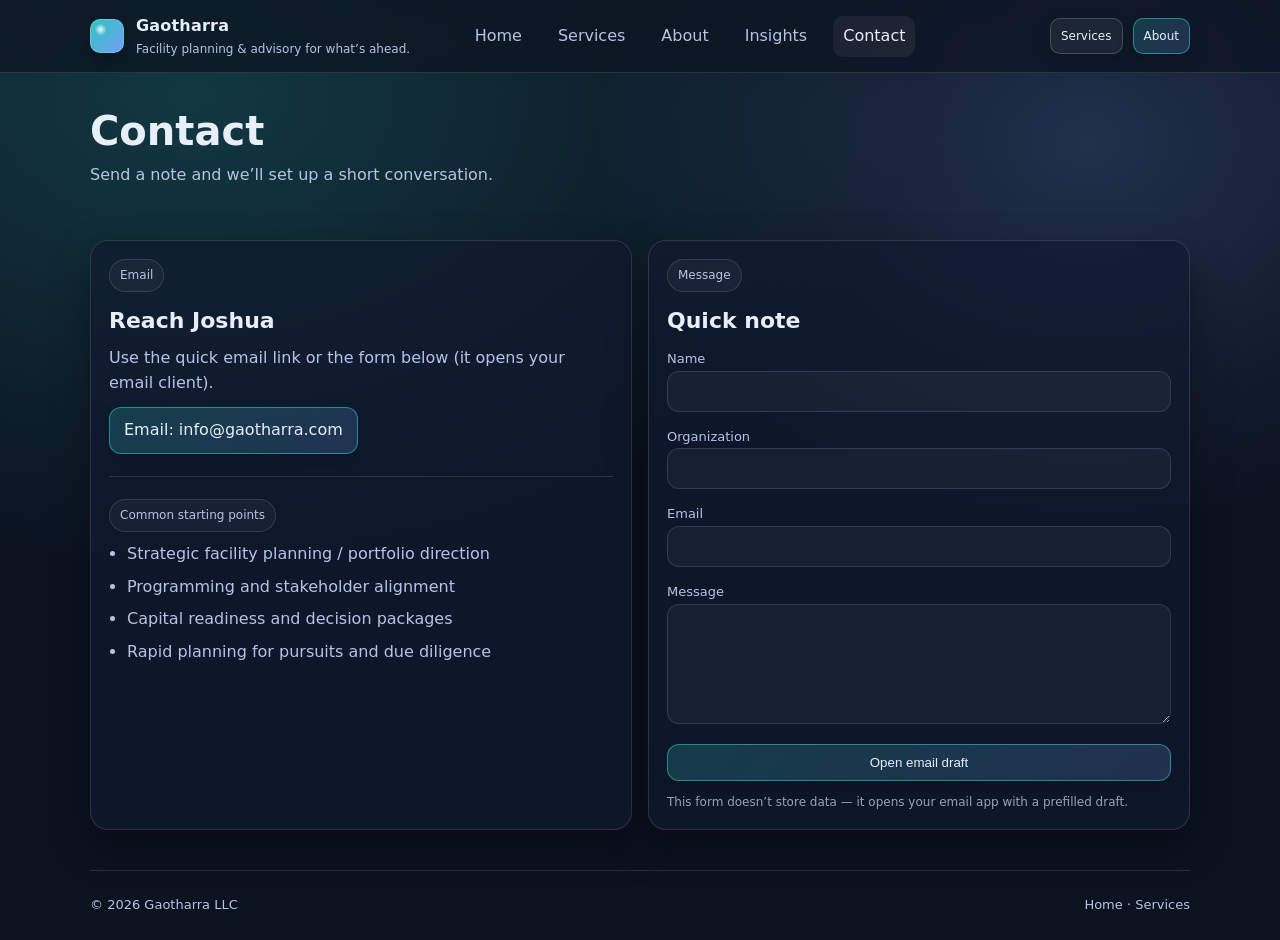
<file: index.html>
<!doctype html>
<html lang="en">
<head>
  <meta charset="utf-8" />
  <meta name="viewport" content="width=device-width,initial-scale=1" />
  <title>Contact | Gaotharra</title>
  <meta name="description" content="Contact Gaotharra to discuss strategic facility development, planning, and advisory work." />
  <link rel="stylesheet" href="assets/styles.css" />
</head>
<body>
  <header>
    <div class="container nav">
      <a class="brand" href="index.html">
        <div class="logo" aria-hidden="true"></div>
        <div>
          <div class="name">Gaotharra</div>
          <div class="tag">Facility planning & advisory for what’s ahead.</div>
        </div>
      </a>
      <nav aria-label="Primary">
        <ul>
          <li><a href="index.html">Home</a></li>
          <li><a href="services.html">Services</a></li>
          <li><a href="about.html">About</a></li>
          <li><a href="insights.html">Insights</a></li>
          <li><a class="active" href="contact.html">Contact</a></li>
        </ul>
      </nav>
      <div class="cta">
        <a class="button small" href="services.html">Services</a>
        <a class="button primary small" href="about.html">About</a>
      </div>
    </div>
  </header>

  <main class="container">
    <section class="page-title">
      <h1>Contact</h1>
      <p>Send a note and we’ll set up a short conversation.</p>
    </section>

    <section class="section split">
      <div class="card pad">
        <div class="pill">Email</div>
        <h2 style="margin:12px 0 8px;">Reach Joshua</h2>
        <p style="margin:0 0 12px; color:var(--muted);">
          Use the quick email link or the form below (it opens your email client).
        </p>

        <!-- Update this to your preferred address -->
        <p style="margin:0 0 12px;">
          <a class="button primary" href="mailto:info@gaotharra.com?subject=Gaotharra%20Inquiry">Email: info@gaotharra.com</a>
        </p>

        <hr class="sep" />

        <div class="pill">Common starting points</div>
        <ul class="list">
          <li>Strategic facility planning / portfolio direction</li>
          <li>Programming and stakeholder alignment</li>
          <li>Capital readiness and decision packages</li>
          <li>Rapid planning for pursuits and due diligence</li>
        </ul>
      </div>

      <div class="card pad">
        <div class="pill">Message</div>
        <h2 style="margin:12px 0 8px;">Quick note</h2>

        <form class="form" id="contactForm">
          <div>
            <label for="name">Name</label>
            <input class="input" id="name" name="name" autocomplete="name" required />
          </div>
          <div>
            <label for="org">Organization</label>
            <input class="input" id="org" name="org" autocomplete="organization" />
          </div>
          <div>
            <label for="email">Email</label>
            <input class="input" id="email" name="email" type="email" autocomplete="email" required />
          </div>
          <div>
            <label for="msg">Message</label>
            <textarea class="input" id="msg" name="msg" required></textarea>
          </div>

          <button class="button primary" type="submit">Open email draft</button>
          <div class="note">This form doesn’t store data — it opens your email app with a prefilled draft.</div>
        </form>
      </div>
    </section>

    <footer class="footer">
      <div class="row">
        <div>© <span id="year"></span> Gaotharra LLC</div>
        <div><a href="index.html">Home</a> · <a href="services.html">Services</a></div>
      </div>
    </footer>
  </main>

  <script>
    document.getElementById("year").textContent = new Date().getFullYear();

    // Update destination email here if needed:
    const DEST_EMAIL = "info@gaotharra.com";

    document.getElementById("contactForm").addEventListener("submit", (e) => {
      e.preventDefault();
      const name = document.getElementById("name").value.trim();
      const org = document.getElementById("org").value.trim();
      const email = document.getElementById("email").value.trim();
      const msg = document.getElementById("msg").value.trim();

      const subject = encodeURIComponent("Gaotharra Inquiry");
      const body = encodeURIComponent(
`Name: ${name}
Organization: ${org || "-"}
Email: ${email}

Message:
${msg}
`
      );

      window.location.href = `mailto:${DEST_EMAIL}?subject=${subject}&body=${body}`;
    });
  </script>
</body>
</html>
</file>
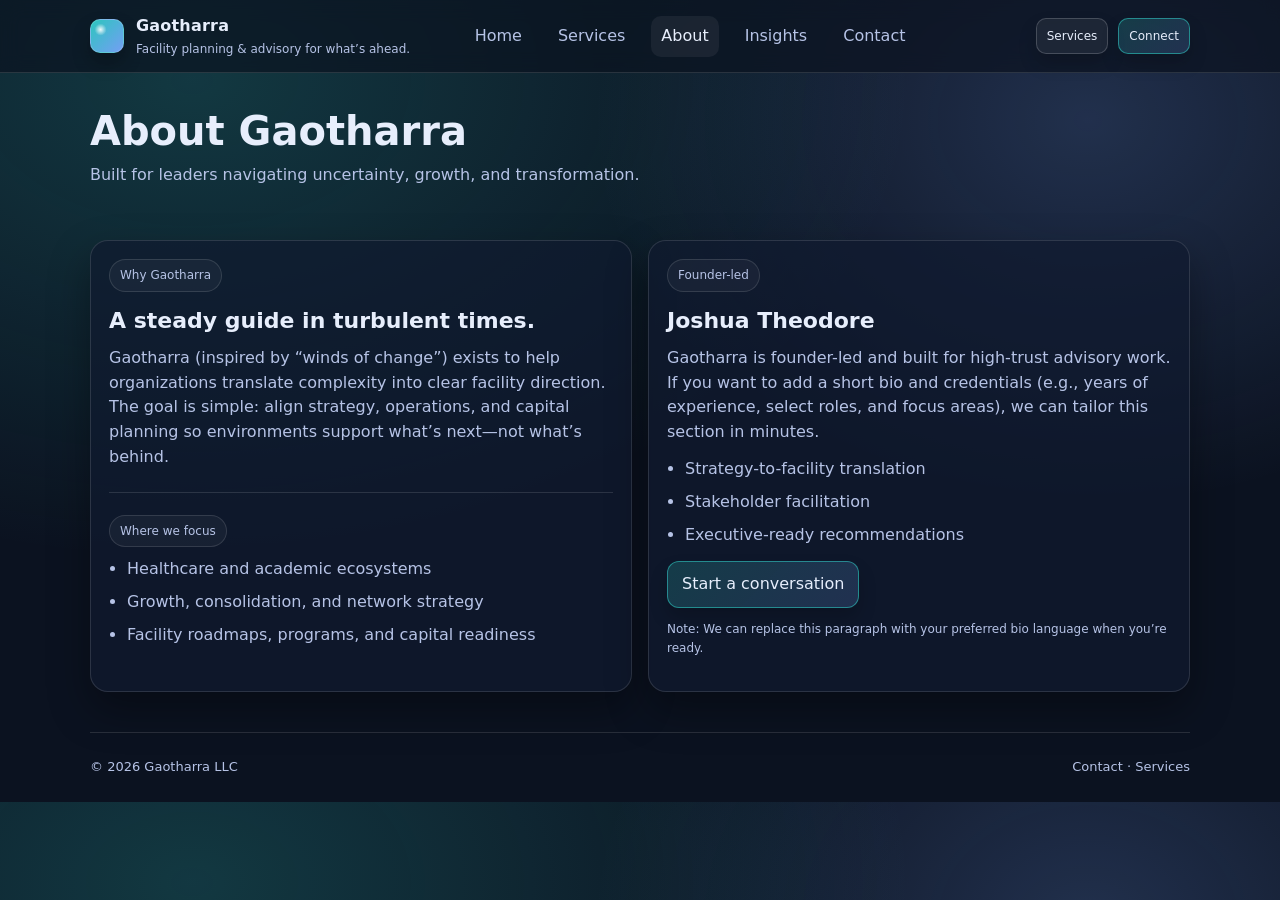
<file: about.html>
<!doctype html>
<html lang="en">
<head>
  <meta charset="utf-8" />
  <meta name="viewport" content="width=device-width,initial-scale=1" />
  <title>About | Gaotharra</title>
  <meta name="description" content="About Gaotharra: a strategic facility planning and advisory firm built to help organizations move with change." />
  <link rel="stylesheet" href="assets/styles.css" />
</head>
<body>
  <header>
    <div class="container nav">
      <a class="brand" href="index.html">
        <div class="logo" aria-hidden="true"></div>
        <div>
          <div class="name">Gaotharra</div>
          <div class="tag">Facility planning & advisory for what’s ahead.</div>
        </div>
      </a>
      <nav aria-label="Primary">
        <ul>
          <li><a href="index.html">Home</a></li>
          <li><a href="services.html">Services</a></li>
          <li><a class="active" href="about.html">About</a></li>
          <li><a href="insights.html">Insights</a></li>
          <li><a href="contact.html">Contact</a></li>
        </ul>
      </nav>
      <div class="cta">
        <a class="button small" href="services.html">Services</a>
        <a class="button primary small" href="contact.html">Connect</a>
      </div>
    </div>
  </header>

  <main class="container">
    <section class="page-title">
      <h1>About Gaotharra</h1>
      <p>Built for leaders navigating uncertainty, growth, and transformation.</p>
    </section>

    <section class="section">
      <div class="split">
        <div class="card pad">
          <div class="pill">Why Gaotharra</div>
          <h2 style="margin:12px 0 8px;">A steady guide in turbulent times.</h2>
          <p style="margin:0; color:var(--muted);">
            Gaotharra (inspired by “winds of change”) exists to help organizations translate complexity into
            clear facility direction. The goal is simple: align strategy, operations, and capital planning so environments
            support what’s next—not what’s behind.
          </p>
          <hr class="sep" />
          <div class="pill">Where we focus</div>
          <ul class="list">
            <li>Healthcare and academic ecosystems</li>
            <li>Growth, consolidation, and network strategy</li>
            <li>Facility roadmaps, programs, and capital readiness</li>
          </ul>
        </div>

        <div class="card pad">
          <div class="pill">Founder-led</div>
          <h2 style="margin:12px 0 8px;">Joshua Theodore</h2>
          <p style="margin:0 0 12px; color:var(--muted);">
            Gaotharra is founder-led and built for high-trust advisory work. If you want to add a short bio and credentials
            (e.g., years of experience, select roles, and focus areas), we can tailor this section in minutes.
          </p>
          <ul class="list">
            <li>Strategy-to-facility translation</li>
            <li>Stakeholder facilitation</li>
            <li>Executive-ready recommendations</li>
          </ul>
          <div style="margin-top:14px;">
            <a class="button primary" href="contact.html">Start a conversation</a>
          </div>
          <p class="note" style="margin-top:12px;">
            Note: We can replace this paragraph with your preferred bio language when you’re ready.
          </p>
        </div>
      </div>
    </section>

    <footer class="footer">
      <div class="row">
        <div>© <span id="year"></span> Gaotharra LLC</div>
        <div><a href="contact.html">Contact</a> · <a href="services.html">Services</a></div>
      </div>
    </footer>
  </main>

  <script>document.getElementById("year").textContent = new Date().getFullYear();</script>
</body>
</html>
</file>
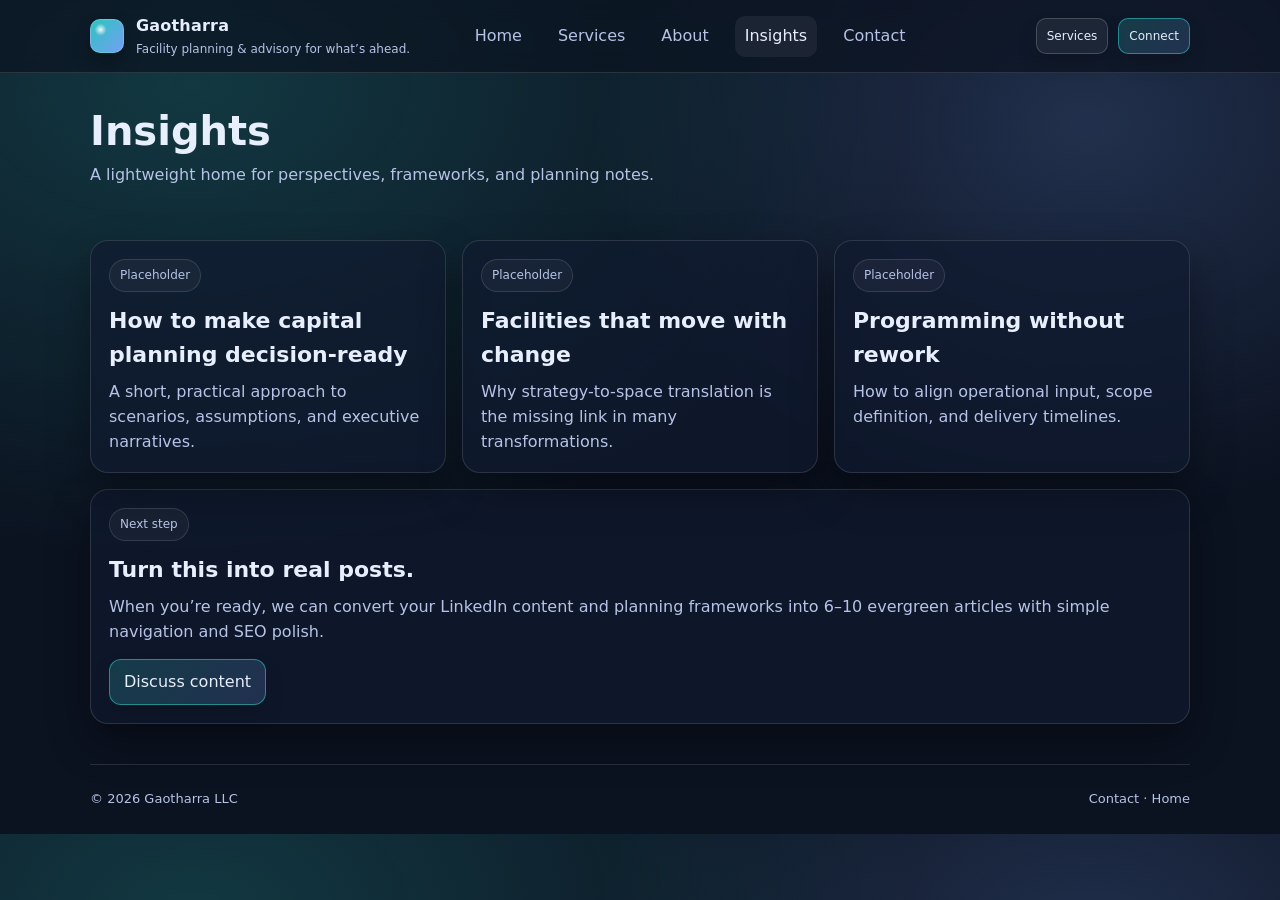
<file: insights.html>
<!doctype html>
<html lang="en">
<head>
  <meta charset="utf-8" />
  <meta name="viewport" content="width=device-width,initial-scale=1" />
  <title>Insights | Gaotharra</title>
  <meta name="description" content="Insights from Gaotharra on healthcare planning, capital strategy, and facility development." />
  <link rel="stylesheet" href="assets/styles.css" />
</head>
<body>
  <header>
    <div class="container nav">
      <a class="brand" href="index.html">
        <div class="logo" aria-hidden="true"></div>
        <div>
          <div class="name">Gaotharra</div>
          <div class="tag">Facility planning & advisory for what’s ahead.</div>
        </div>
      </a>
      <nav aria-label="Primary">
        <ul>
          <li><a href="index.html">Home</a></li>
          <li><a href="services.html">Services</a></li>
          <li><a href="about.html">About</a></li>
          <li><a class="active" href="insights.html">Insights</a></li>
          <li><a href="contact.html">Contact</a></li>
        </ul>
      </nav>
      <div class="cta">
        <a class="button small" href="services.html">Services</a>
        <a class="button primary small" href="contact.html">Connect</a>
      </div>
    </div>
  </header>

  <main class="container">
    <section class="page-title">
      <h1>Insights</h1>
      <p>A lightweight home for perspectives, frameworks, and planning notes.</p>
    </section>

    <section class="section">
      <div class="grid3">
        <article class="card pad">
          <div class="pill">Placeholder</div>
          <h2 style="margin:12px 0 8px;">How to make capital planning decision-ready</h2>
          <p style="margin:0; color:var(--muted);">
            A short, practical approach to scenarios, assumptions, and executive narratives.
          </p>
        </article>

        <article class="card pad">
          <div class="pill">Placeholder</div>
          <h2 style="margin:12px 0 8px;">Facilities that move with change</h2>
          <p style="margin:0; color:var(--muted);">
            Why strategy-to-space translation is the missing link in many transformations.
          </p>
        </article>

        <article class="card pad">
          <div class="pill">Placeholder</div>
          <h2 style="margin:12px 0 8px;">Programming without rework</h2>
          <p style="margin:0; color:var(--muted);">
            How to align operational input, scope definition, and delivery timelines.
          </p>
        </article>
      </div>

      <div class="card pad" style="margin-top:16px;">
        <div class="pill">Next step</div>
        <h2 style="margin:12px 0 8px;">Turn this into real posts.</h2>
        <p style="margin:0; color:var(--muted);">
          When you’re ready, we can convert your LinkedIn content and planning frameworks into 6–10
          evergreen articles with simple navigation and SEO polish.
        </p>
        <div style="margin-top:14px;">
          <a class="button primary" href="contact.html">Discuss content</a>
        </div>
      </div>
    </section>

    <footer class="footer">
      <div class="row">
        <div>© <span id="year"></span> Gaotharra LLC</div>
        <div><a href="contact.html">Contact</a> · <a href="index.html">Home</a></div>
      </div>
    </footer>
  </main>

  <script>document.getElementById("year").textContent = new Date().getFullYear();</script>
</body>
</html>
</file>
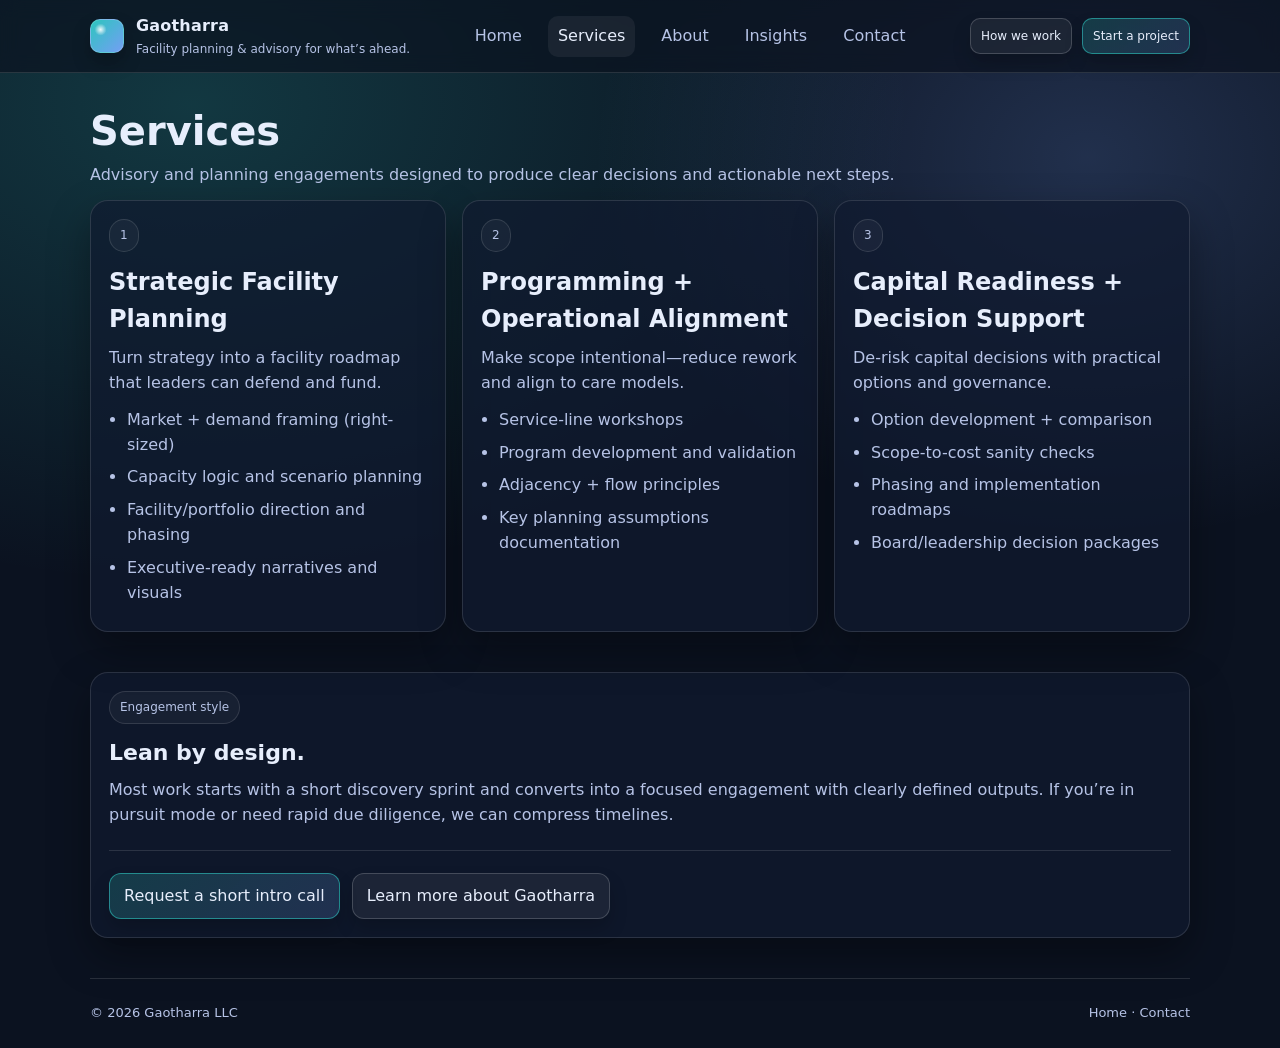
<file: services.html>
<!doctype html>
<html lang="en">
<head>
  <meta charset="utf-8" />
  <meta name="viewport" content="width=device-width,initial-scale=1" />
  <title>Services | Gaotharra</title>
  <meta name="description" content="Strategic facility development and advisory services: planning, programming, capital readiness, and portfolio strategy." />
  <link rel="stylesheet" href="assets/styles.css" />
</head>
<body>
  <header>
    <div class="container nav">
      <a class="brand" href="index.html">
        <div class="logo" aria-hidden="true"></div>
        <div>
          <div class="name">Gaotharra</div>
          <div class="tag">Facility planning & advisory for what’s ahead.</div>
        </div>
      </a>
      <nav aria-label="Primary">
        <ul>
          <li><a href="index.html">Home</a></li>
          <li><a class="active" href="services.html">Services</a></li>
          <li><a href="about.html">About</a></li>
          <li><a href="insights.html">Insights</a></li>
          <li><a href="contact.html">Contact</a></li>
        </ul>
      </nav>
      <div class="cta">
        <a class="button small" href="about.html">How we work</a>
        <a class="button primary small" href="contact.html">Start a project</a>
      </div>
    </div>
  </header>

  <main class="container">
    <section class="page-title">
      <h1>Services</h1>
      <p>Advisory and planning engagements designed to produce clear decisions and actionable next steps.</p>
    </section>

    <div class="grid3">
      <div class="card pad">
        <div class="pill">1</div>
        <h2 style="margin:12px 0 8px;">Strategic Facility Planning</h2>
        <p style="color:var(--muted); margin:0 0 12px;">Turn strategy into a facility roadmap that leaders can defend and fund.</p>
        <ul class="list">
          <li>Market + demand framing (right-sized)</li>
          <li>Capacity logic and scenario planning</li>
          <li>Facility/portfolio direction and phasing</li>
          <li>Executive-ready narratives and visuals</li>
        </ul>
      </div>

      <div class="card pad">
        <div class="pill">2</div>
        <h2 style="margin:12px 0 8px;">Programming + Operational Alignment</h2>
        <p style="color:var(--muted); margin:0 0 12px;">Make scope intentional—reduce rework and align to care models.</p>
        <ul class="list">
          <li>Service-line workshops</li>
          <li>Program development and validation</li>
          <li>Adjacency + flow principles</li>
          <li>Key planning assumptions documentation</li>
        </ul>
      </div>

      <div class="card pad">
        <div class="pill">3</div>
        <h2 style="margin:12px 0 8px;">Capital Readiness + Decision Support</h2>
        <p style="color:var(--muted); margin:0 0 12px;">De-risk capital decisions with practical options and governance.</p>
        <ul class="list">
          <li>Option development + comparison</li>
          <li>Scope-to-cost sanity checks</li>
          <li>Phasing and implementation roadmaps</li>
          <li>Board/leadership decision packages</li>
        </ul>
      </div>
    </div>

    <section class="section">
      <div class="card pad">
        <div class="pill">Engagement style</div>
        <h2 style="margin:12px 0 8px;">Lean by design.</h2>
        <p style="margin:0; color:var(--muted);">
          Most work starts with a short discovery sprint and converts into a focused engagement with clearly defined outputs.
          If you’re in pursuit mode or need rapid due diligence, we can compress timelines.
        </p>

        <hr class="sep" />

        <div style="display:flex; gap:12px; flex-wrap:wrap;">
          <a class="button primary" href="contact.html">Request a short intro call</a>
          <a class="button" href="about.html">Learn more about Gaotharra</a>
        </div>
      </div>
    </section>

    <footer class="footer">
      <div class="row">
        <div>© <span id="year"></span> Gaotharra LLC</div>
        <div><a href="index.html">Home</a> · <a href="contact.html">Contact</a></div>
      </div>
    </footer>
  </main>

  <script>document.getElementById("year").textContent = new Date().getFullYear();</script>
</body>
</html>
</file>
<file: assets/styles.css>
:root{
  --bg: #0b1220;
  --panel: #101a2f;
  --text: #e7eefc;
  --muted: #b6c3e6;
  --line: rgba(255,255,255,.12);
  --brand: #2fd0c6;
  --brand2: #7aa7ff;
  --shadow: 0 18px 40px rgba(0,0,0,.35);
}

*{ box-sizing:border-box; }
html,body{ margin:0; padding:0; }
body{
  font-family: system-ui, -apple-system, Segoe UI, Roboto, Helvetica, Arial, "Apple Color Emoji","Segoe UI Emoji";
  background: radial-gradient(1200px 800px at 15% 10%, rgba(47,208,198,.20), transparent 60%),
              radial-gradient(900px 700px at 85% 15%, rgba(122,167,255,.20), transparent 55%),
              var(--bg);
  color: var(--text);
  line-height: 1.55;
}

a{ color: inherit; text-decoration: none; }
a:hover{ text-decoration: underline; }

.container{
  width: min(1100px, calc(100% - 40px));
  margin: 0 auto;
}

header{
  position: sticky;
  top:0;
  z-index: 50;
  backdrop-filter: blur(10px);
  background: rgba(11,18,32,.68);
  border-bottom: 1px solid var(--line);
}

.nav{
  display:flex;
  align-items:center;
  justify-content:space-between;
  padding: 14px 0;
  gap: 18px;
}

.brand{
  display:flex;
  align-items:center;
  gap: 12px;
  min-width: 220px;
}

.logo{
  width: 34px;
  height: 34px;
  border-radius: 10px;
  background:
    radial-gradient(10px 10px at 30% 30%, rgba(255,255,255,.9), transparent 60%),
    linear-gradient(135deg, rgba(47,208,198,.95), rgba(122,167,255,.95));
  box-shadow: 0 10px 18px rgba(0,0,0,.25);
  border: 1px solid rgba(255,255,255,.18);
}

.brand .name{
  font-weight: 700;
  letter-spacing: .2px;
}
.brand .tag{
  font-size: 12px;
  color: var(--muted);
  margin-top: 1px;
}

nav ul{
  list-style:none;
  display:flex;
  gap: 16px;
  padding:0;
  margin:0;
  align-items:center;
}

nav a{
  display:inline-block;
  padding: 8px 10px;
  border-radius: 10px;
  color: var(--muted);
}
nav a.active, nav a:hover{
  color: var(--text);
  background: rgba(255,255,255,.06);
  text-decoration:none;
}

.cta{
  display:flex;
  gap: 10px;
  align-items:center;
  justify-content:flex-end;
  min-width: 220px;
}

.button{
  display:inline-flex;
  align-items:center;
  justify-content:center;
  gap: 8px;
  padding: 10px 14px;
  border-radius: 12px;
  border: 1px solid rgba(255,255,255,.18);
  background: rgba(255,255,255,.06);
  color: var(--text);
  box-shadow: 0 10px 18px rgba(0,0,0,.18);
  text-decoration:none;
}
.button:hover{ background: rgba(255,255,255,.10); text-decoration:none; }
.button.primary{
  border-color: rgba(47,208,198,.55);
  background: linear-gradient(135deg, rgba(47,208,198,.20), rgba(122,167,255,.18));
}
.small{
  font-size: 12px;
  padding: 8px 10px;
  border-radius: 10px;
}

.hero{
  padding: 64px 0 30px;
}
.hero-grid{
  display:grid;
  grid-template-columns: 1.15fr .85fr;
  gap: 28px;
  align-items: start;
}
@media (max-width: 900px){
  .hero-grid{ grid-template-columns: 1fr; }
  .cta{ display:none; }
}

.h-eyebrow{
  color: var(--brand);
  font-weight: 650;
  letter-spacing: .8px;
  text-transform: uppercase;
  font-size: 12px;
  margin-bottom: 10px;
}
h1{
  font-size: clamp(30px, 3.6vw, 46px);
  line-height: 1.1;
  margin: 0 0 14px;
}
.lede{
  color: var(--muted);
  font-size: 18px;
  margin: 0 0 22px;
  max-width: 62ch;
}

.hero-actions{
  display:flex;
  gap: 12px;
  flex-wrap: wrap;
  margin-bottom: 16px;
}

.kpis{
  display:flex;
  gap: 14px;
  flex-wrap: wrap;
  margin-top: 18px;
}
.kpi{
  padding: 10px 12px;
  border: 1px solid var(--line);
  background: rgba(255,255,255,.05);
  border-radius: 14px;
}
.kpi .big{ font-weight: 800; }
.kpi .smalltxt{ color: var(--muted); font-size: 12px; }

.card{
  border: 1px solid var(--line);
  background: rgba(16,26,47,.70);
  border-radius: 18px;
  box-shadow: var(--shadow);
}
.card.pad{ padding: 18px; }

.pill{
  display:inline-flex;
  align-items:center;
  gap: 8px;
  font-size: 12px;
  color: var(--muted);
  border: 1px solid var(--line);
  border-radius: 999px;
  padding: 6px 10px;
  background: rgba(255,255,255,.04);
}

.section{
  padding: 40px 0;
}
.section h2{
  font-size: 22px;
  margin: 0 0 12px;
}
.section p{ color: var(--muted); margin: 0 0 16px; }

.grid3{
  display:grid;
  grid-template-columns: repeat(3, 1fr);
  gap: 16px;
}
@media (max-width: 900px){
  .grid3{ grid-template-columns: 1fr; }
}
.feature{
  padding: 18px;
}
.feature h3{
  margin: 10px 0 8px;
  font-size: 16px;
}
.feature p{
  margin: 0;
  color: var(--muted);
  font-size: 14px;
}
.icon{
  width: 34px;
  height: 34px;
  border-radius: 12px;
  border: 1px solid rgba(255,255,255,.18);
  background: linear-gradient(135deg, rgba(47,208,198,.22), rgba(122,167,255,.18));
}

.split{
  display:grid;
  grid-template-columns: 1fr 1fr;
  gap: 16px;
}
@media (max-width: 900px){
  .split{ grid-template-columns: 1fr; }
}

.list{
  margin: 10px 0 0;
  padding-left: 18px;
  color: var(--muted);
}
.list li{ margin: 8px 0; }

.footer{
  border-top: 1px solid var(--line);
  padding: 24px 0;
  color: var(--muted);
  font-size: 13px;
}
.footer a{ color: var(--muted); }
.footer .row{
  display:flex;
  justify-content:space-between;
  gap: 16px;
  flex-wrap:wrap;
}
.note{
  font-size: 12px;
  color: rgba(231,238,252,.65);
}

.page-title{
  padding: 36px 0 12px;
}
.page-title h1{ margin: 0 0 10px; font-size: clamp(28px, 3.2vw, 40px); }
.page-title p{ margin: 0; color: var(--muted); }

hr.sep{
  border:0;
  border-top: 1px solid var(--line);
  margin: 22px 0;
}

.form{
  display:grid;
  gap: 12px;
}
.input{
  width: 100%;
  padding: 12px 12px;
  border-radius: 12px;
  border: 1px solid var(--line);
  background: rgba(255,255,255,.04);
  color: var(--text);
}
textarea.input{ min-height: 120px; resize: vertical; }
label{ color: var(--muted); font-size: 13px; }
</file>
